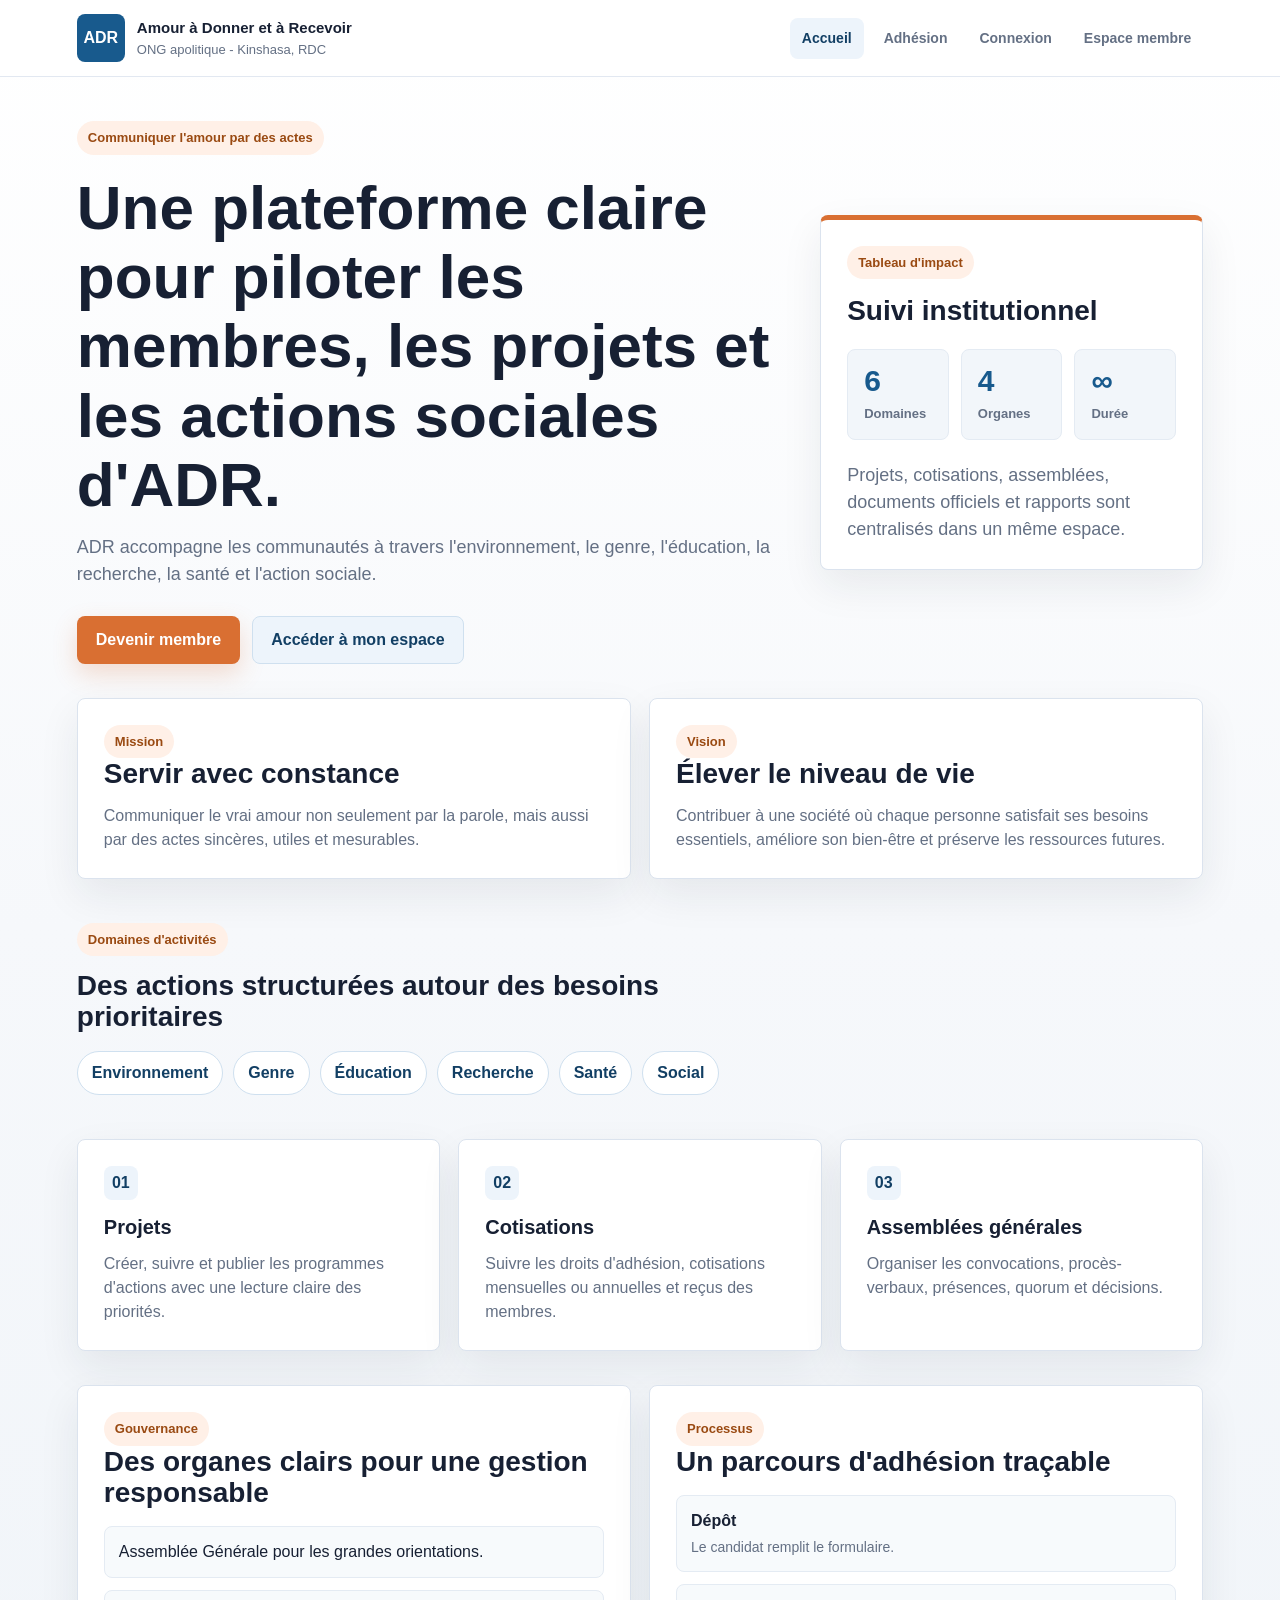
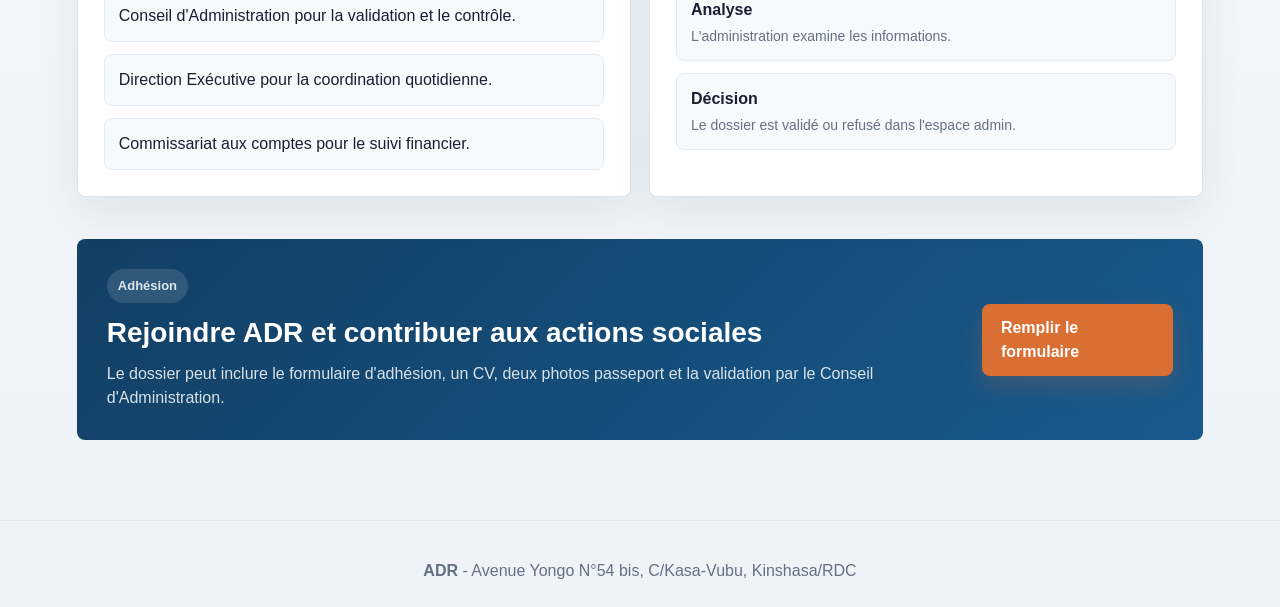
<file: index.html>
<!doctype html>
<html lang="fr">
<head>
  <meta charset="utf-8" />
  <meta name="viewport" content="width=device-width, initial-scale=1" />
  <meta name="description" content="Plateforme digitale de l'ONG ADR pour gérer les membres, les projets, les cotisations et les actions sociales." />
  <title>ADR - Amour à Donner et à Recevoir</title>
  <link rel="stylesheet" href="styles.css" />
</head>
<body>
  <header class="site-header">
    <a class="brand" href="index.html" aria-label="Accueil ADR">
      <span class="logo">ADR</span>
      <span>
        <strong>Amour à Donner et à Recevoir</strong>
        <small>ONG apolitique - Kinshasa, RDC</small>
      </span>
    </a>
    <nav aria-label="Navigation principale">
      <a class="active" href="index.html">Accueil</a>
      <a href="membership.html">Adhésion</a>
      <a href="login.html">Connexion</a>
      <a href="dashboard.html">Espace membre</a>
    </nav>
  </header>

  <main>
    <section class="hero">
      <div class="hero-copy">
        <span class="eyebrow">Communiquer l'amour par des actes</span>
        <h1>Une plateforme claire pour piloter les membres, les projets et les actions sociales d'ADR.</h1>
        <p>ADR accompagne les communautés à travers l'environnement, le genre, l'éducation, la recherche, la santé et l'action sociale.</p>
        <div class="hero-actions">
          <a class="button primary" href="membership.html">Devenir membre</a>
          <a class="button secondary" href="login.html">Accéder à mon espace</a>
        </div>
      </div>

      <aside class="panel impact-panel" aria-label="Résumé d'impact">
        <span class="panel-label">Tableau d'impact</span>
        <h2>Suivi institutionnel</h2>
        <div class="stats">
          <div><strong>6</strong><span>Domaines</span></div>
          <div><strong>4</strong><span>Organes</span></div>
          <div><strong>∞</strong><span>Durée</span></div>
        </div>
        <p>Projets, cotisations, assemblées, documents officiels et rapports sont centralisés dans un même espace.</p>
      </aside>
    </section>

    <section class="section-grid two">
      <article class="panel">
        <span class="panel-label">Mission</span>
        <h2>Servir avec constance</h2>
        <p>Communiquer le vrai amour non seulement par la parole, mais aussi par des actes sincères, utiles et mesurables.</p>
      </article>
      <article class="panel">
        <span class="panel-label">Vision</span>
        <h2>Élever le niveau de vie</h2>
        <p>Contribuer à une société où chaque personne satisfait ses besoins essentiels, améliore son bien-être et préserve les ressources futures.</p>
      </article>
    </section>

    <section class="section-block">
      <div class="section-heading">
        <span class="panel-label">Domaines d'activités</span>
        <h2>Des actions structurées autour des besoins prioritaires</h2>
      </div>
      <div class="chips" aria-label="Domaines ADR">
        <span>Environnement</span>
        <span>Genre</span>
        <span>Éducation</span>
        <span>Recherche</span>
        <span>Santé</span>
        <span>Social</span>
      </div>
    </section>

    <section class="section-grid three">
      <article class="panel feature">
        <span>01</span>
        <h3>Projets</h3>
        <p>Créer, suivre et publier les programmes d'actions avec une lecture claire des priorités.</p>
      </article>
      <article class="panel feature">
        <span>02</span>
        <h3>Cotisations</h3>
        <p>Suivre les droits d'adhésion, cotisations mensuelles ou annuelles et reçus des membres.</p>
      </article>
      <article class="panel feature">
        <span>03</span>
        <h3>Assemblées générales</h3>
        <p>Organiser les convocations, procès-verbaux, présences, quorum et décisions.</p>
      </article>
    </section>

    <section class="section-grid two">
      <article class="panel">
        <span class="panel-label">Gouvernance</span>
        <h2>Des organes clairs pour une gestion responsable</h2>
        <ul class="clean-list">
          <li>Assemblée Générale pour les grandes orientations.</li>
          <li>Conseil d'Administration pour la validation et le contrôle.</li>
          <li>Direction Exécutive pour la coordination quotidienne.</li>
          <li>Commissariat aux comptes pour le suivi financier.</li>
        </ul>
      </article>
      <article class="panel">
        <span class="panel-label">Processus</span>
        <h2>Un parcours d'adhésion traçable</h2>
        <ol class="timeline">
          <li><strong>Dépôt</strong><span>Le candidat remplit le formulaire.</span></li>
          <li><strong>Analyse</strong><span>L'administration examine les informations.</span></li>
          <li><strong>Décision</strong><span>Le dossier est validé ou refusé dans l'espace admin.</span></li>
        </ol>
      </article>
    </section>

    <section class="cta-band">
      <div>
        <span class="panel-label">Adhésion</span>
        <h2>Rejoindre ADR et contribuer aux actions sociales</h2>
        <p>Le dossier peut inclure le formulaire d'adhésion, un CV, deux photos passeport et la validation par le Conseil d'Administration.</p>
      </div>
      <a class="button primary" href="membership.html">Remplir le formulaire</a>
    </section>
  </main>

  <footer>
    <p><strong>ADR</strong> - Avenue Yongo N°54 bis, C/Kasa-Vubu, Kinshasa/RDC</p>
  </footer>

  <script src="app.js"></script>
</body>
</html>
</file>
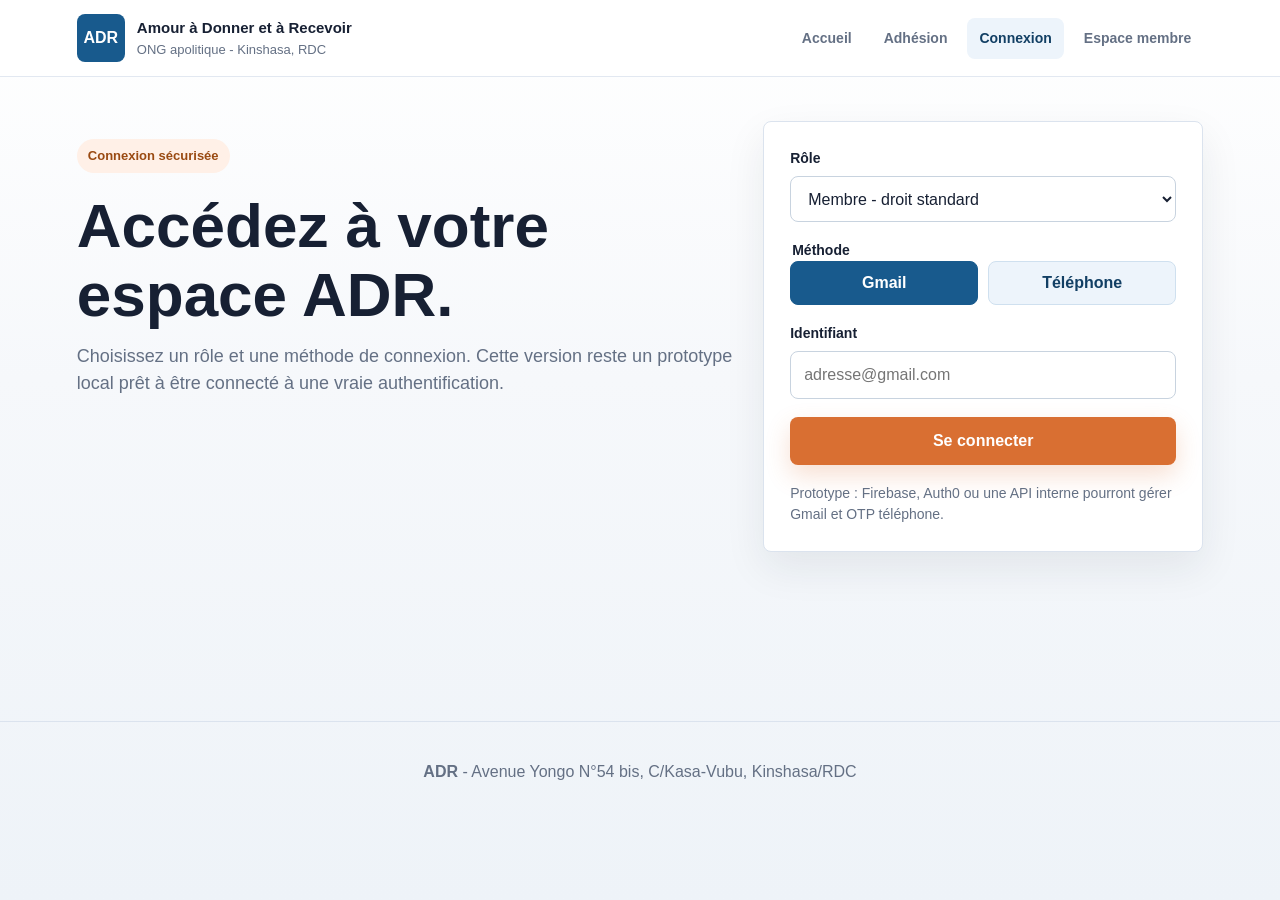
<file: dashboard.html>
<!doctype html>
<html lang="fr">
<head>
  <meta charset="utf-8" />
  <meta name="viewport" content="width=device-width, initial-scale=1" />
  <meta name="description" content="Tableau de bord membre et administrateur de la plateforme ADR." />
  <title>Espace membre - ADR</title>
  <link rel="stylesheet" href="styles.css" />
</head>
<body>
  <header class="site-header">
    <a class="brand" href="index.html" aria-label="Accueil ADR">
      <span class="logo">ADR</span>
      <span>
        <strong>Amour à Donner et à Recevoir</strong>
        <small>ONG apolitique - Kinshasa, RDC</small>
      </span>
    </a>
    <nav aria-label="Navigation principale">
      <a href="index.html">Accueil</a>
      <a href="membership.html">Adhésion</a>
      <a href="login.html">Connexion</a>
      <a class="active" href="dashboard.html">Espace membre</a>
    </nav>
  </header>

  <main>
    <section id="dashboard" class="dashboard">
      <div class="dashboard-head">
        <div>
          <span class="eyebrow">Plateforme ADR</span>
          <h1 id="dashTitle">Espace membre</h1>
          <p id="dashSubtitle">Vos informations et actions disponibles apparaissent ici.</p>
        </div>
        <button type="button" id="logout" class="button secondary">Déconnexion</button>
      </div>

      <div id="dashContent" class="section-grid three"></div>
    </section>
  </main>

  <footer>
    <p><strong>ADR</strong> - Avenue Yongo N°54 bis, C/Kasa-Vubu, Kinshasa/RDC</p>
  </footer>

  <script src="app.js"></script>
</body>
</html>
</file>
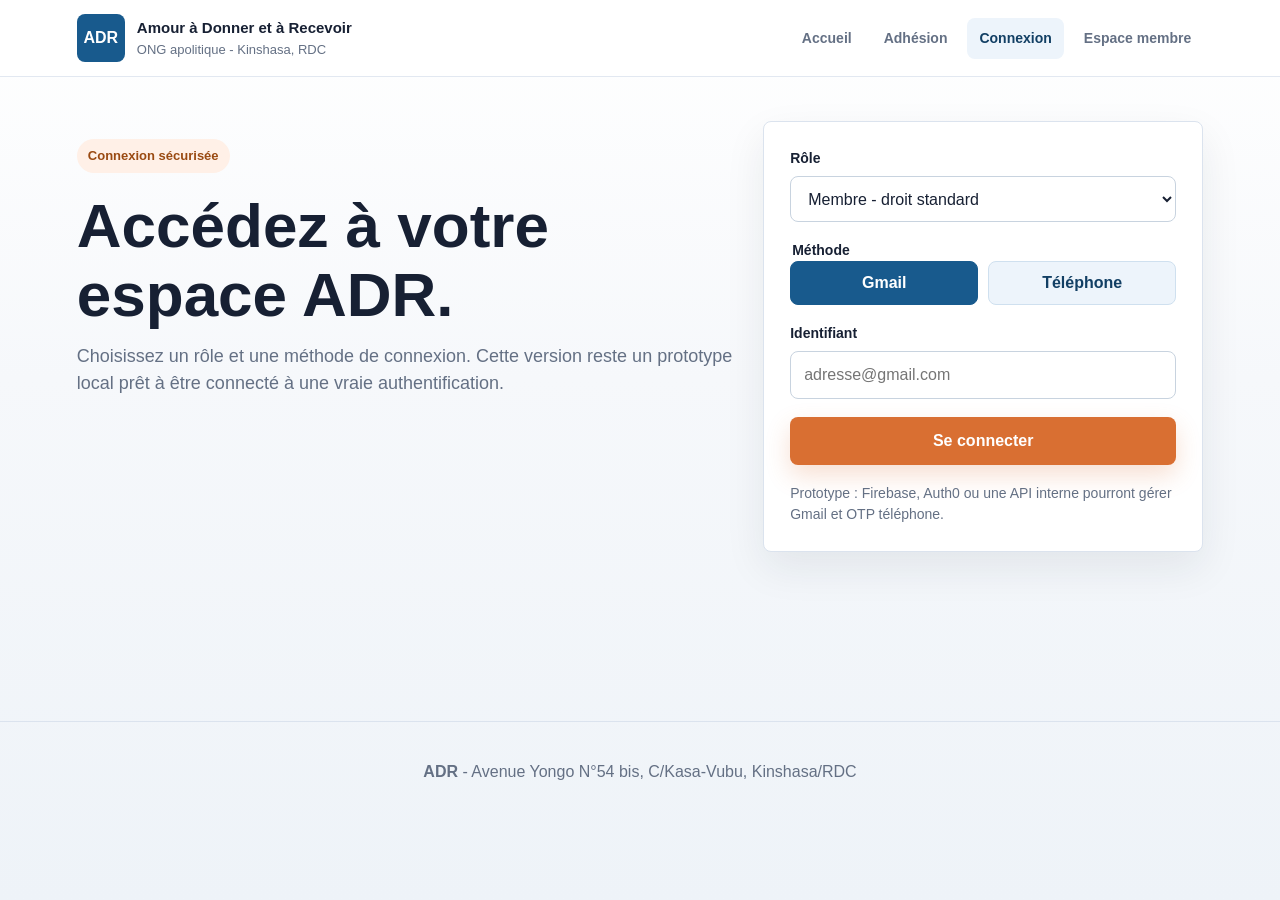
<file: login.html>
<!doctype html>
<html lang="fr">
<head>
  <meta charset="utf-8" />
  <meta name="viewport" content="width=device-width, initial-scale=1" />
  <meta name="description" content="Connexion à l'espace membre ou administrateur ADR." />
  <title>Connexion - ADR</title>
  <link rel="stylesheet" href="styles.css" />
</head>
<body>
  <header class="site-header">
    <a class="brand" href="index.html" aria-label="Accueil ADR">
      <span class="logo">ADR</span>
      <span>
        <strong>Amour à Donner et à Recevoir</strong>
        <small>ONG apolitique - Kinshasa, RDC</small>
      </span>
    </a>
    <nav aria-label="Navigation principale">
      <a href="index.html">Accueil</a>
      <a href="membership.html">Adhésion</a>
      <a class="active" href="login.html">Connexion</a>
      <a href="dashboard.html">Espace membre</a>
    </nav>
  </header>

  <main>
    <section class="auth-layout">
      <div class="page-title">
        <span class="eyebrow">Connexion sécurisée</span>
        <h1>Accédez à votre espace ADR.</h1>
        <p>Choisissez un rôle et une méthode de connexion. Cette version reste un prototype local prêt à être connecté à une vraie authentification.</p>
      </div>

      <form id="loginForm" class="panel form-panel login-form" novalidate>
        <div class="field">
          <label for="role">Rôle</label>
          <select id="role">
            <option value="member">Membre - droit standard</option>
            <option value="admin">Administrateur - tous les droits</option>
          </select>
        </div>

        <fieldset class="field">
          <legend>Méthode</legend>
          <div class="methods">
            <button type="button" data-method="gmail" class="method active">Gmail</button>
            <button type="button" data-method="phone" class="method">Téléphone</button>
          </div>
        </fieldset>

        <div class="field">
          <label for="identifier">Identifiant</label>
          <input id="identifier" placeholder="adresse@gmail.com" />
        </div>

        <button type="button" id="loginBtn" class="button primary">Se connecter</button>
        <p class="form-note">Prototype : Firebase, Auth0 ou une API interne pourront gérer Gmail et OTP téléphone.</p>
      </form>
    </section>
  </main>

  <footer>
    <p><strong>ADR</strong> - Avenue Yongo N°54 bis, C/Kasa-Vubu, Kinshasa/RDC</p>
  </footer>

  <script src="app.js"></script>
</body>
</html>
</file>
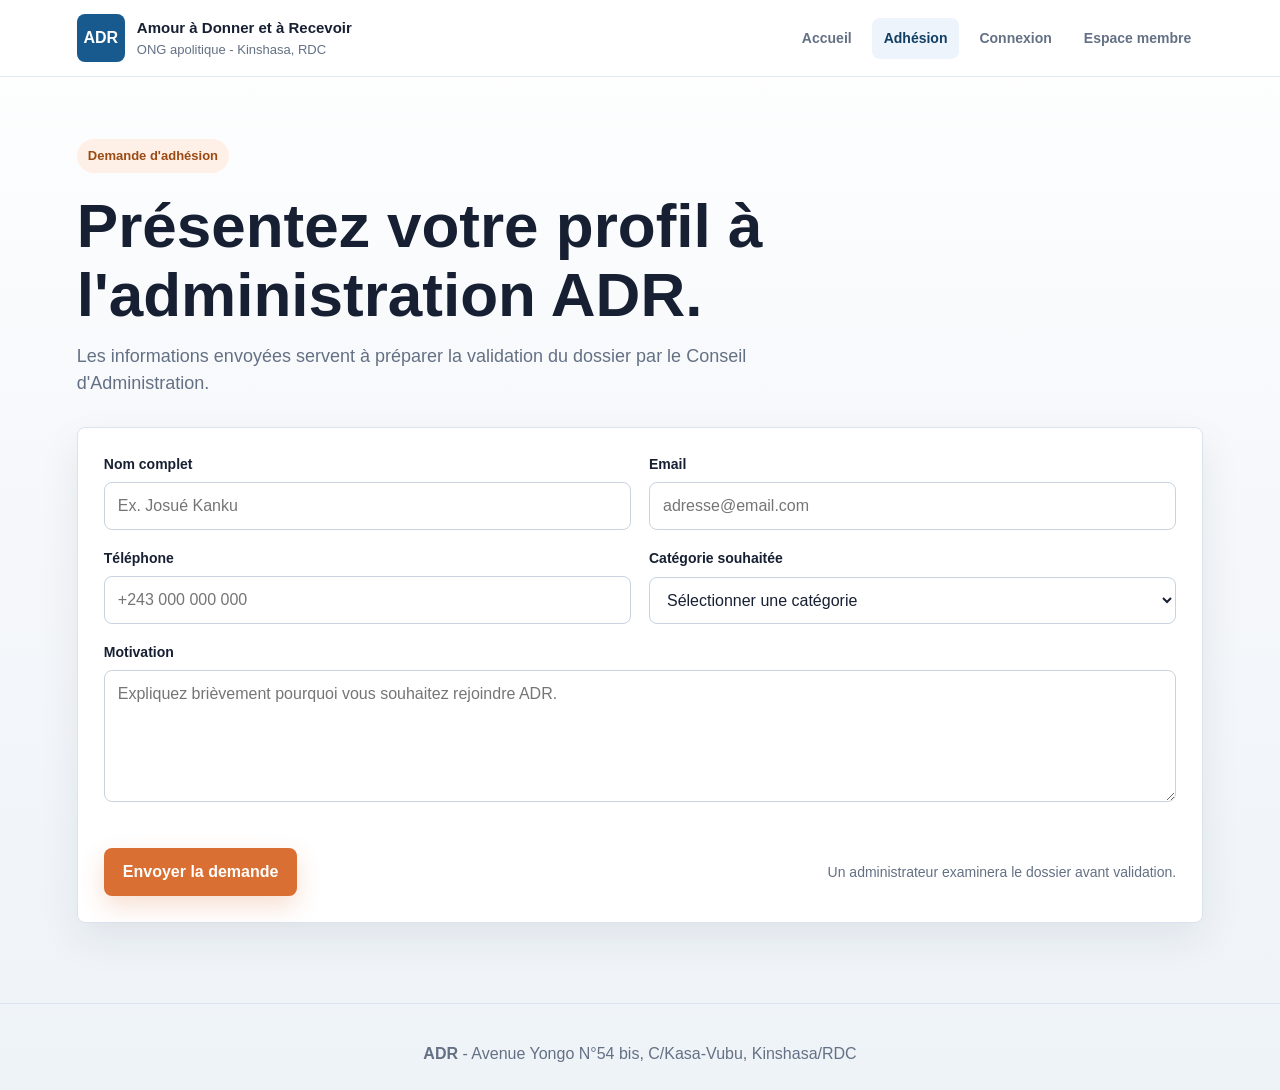
<file: membership.html>
<!doctype html>
<html lang="fr">
<head>
  <meta charset="utf-8" />
  <meta name="viewport" content="width=device-width, initial-scale=1" />
  <meta name="description" content="Formulaire de demande d'adhésion à l'ONG ADR." />
  <title>Adhésion - ADR</title>
  <link rel="stylesheet" href="styles.css" />
</head>
<body>
  <header class="site-header">
    <a class="brand" href="index.html" aria-label="Accueil ADR">
      <span class="logo">ADR</span>
      <span>
        <strong>Amour à Donner et à Recevoir</strong>
        <small>ONG apolitique - Kinshasa, RDC</small>
      </span>
    </a>
    <nav aria-label="Navigation principale">
      <a href="index.html">Accueil</a>
      <a class="active" href="membership.html">Adhésion</a>
      <a href="login.html">Connexion</a>
      <a href="dashboard.html">Espace membre</a>
    </nav>
  </header>

  <main>
    <section class="page-title">
      <span class="eyebrow">Demande d'adhésion</span>
      <h1>Présentez votre profil à l'administration ADR.</h1>
      <p>Les informations envoyées servent à préparer la validation du dossier par le Conseil d'Administration.</p>
    </section>

    <section class="panel form-panel">
      <form id="joinForm" novalidate>
        <div class="field">
          <label for="fullName">Nom complet</label>
          <input id="fullName" required name="fullName" autocomplete="name" placeholder="Ex. Josué Kanku" />
        </div>
        <div class="field">
          <label for="email">Email</label>
          <input id="email" required type="email" name="email" autocomplete="email" placeholder="adresse@email.com" />
        </div>
        <div class="field">
          <label for="phone">Téléphone</label>
          <input id="phone" required name="phone" autocomplete="tel" placeholder="+243 000 000 000" />
        </div>
        <div class="field">
          <label for="category">Catégorie souhaitée</label>
          <select id="category" required name="category">
            <option value="">Sélectionner une catégorie</option>
            <option>Membre actif</option>
            <option>Membre bienfaiteur</option>
            <option>Membre sympathisant</option>
            <option>Membre d'honneur</option>
          </select>
        </div>
        <div class="field full">
          <label for="motivation">Motivation</label>
          <textarea id="motivation" name="motivation" placeholder="Expliquez brièvement pourquoi vous souhaitez rejoindre ADR."></textarea>
        </div>
        <div class="form-actions">
          <button type="submit" class="button primary">Envoyer la demande</button>
          <p class="form-note">Un administrateur examinera le dossier avant validation.</p>
        </div>
      </form>
    </section>
  </main>

  <footer>
    <p><strong>ADR</strong> - Avenue Yongo N°54 bis, C/Kasa-Vubu, Kinshasa/RDC</p>
  </footer>

  <script src="app.js"></script>
</body>
</html>
</file>
<file: styles.css>
:root {
  --ink: #172033;
  --muted: #647084;
  --line: #dbe3ee;
  --surface: #ffffff;
  --surface-soft: #f6f8fb;
  --brand: #185a8d;
  --brand-dark: #123f64;
  --accent: #d96f32;
  --accent-soft: #fff0e7;
  --success: #2f7d5b;
  --shadow: 0 16px 40px rgba(23, 32, 51, 0.08);
}

* {
  box-sizing: border-box;
}

html {
  scroll-behavior: smooth;
}

body {
  margin: 0;
  min-height: 100vh;
  font-family: Inter, "Segoe UI", Arial, sans-serif;
  color: var(--ink);
  background:
    linear-gradient(180deg, #ffffff 0%, var(--surface-soft) 42%, #eef3f8 100%);
}

body,
button,
input,
select,
textarea {
  font: 16px/1.5 Inter, "Segoe UI", Arial, sans-serif;
}

a {
  color: inherit;
  text-decoration: none;
}

button,
input,
select,
textarea {
  color: inherit;
}

button {
  cursor: pointer;
}

.site-header {
  position: sticky;
  top: 0;
  z-index: 10;
  display: flex;
  align-items: center;
  justify-content: space-between;
  gap: 24px;
  padding: 14px 6%;
  background: rgba(255, 255, 255, 0.94);
  border-bottom: 1px solid rgba(219, 227, 238, 0.8);
  backdrop-filter: blur(14px);
}

.brand {
  display: flex;
  align-items: center;
  gap: 12px;
  min-width: 240px;
}

.brand strong,
.brand small {
  display: block;
}

.brand strong {
  font-size: 15px;
}

.brand small {
  color: var(--muted);
  font-size: 13px;
}

.logo {
  display: inline-grid;
  place-items: center;
  width: 48px;
  height: 48px;
  border-radius: 8px;
  color: #fff;
  background: var(--brand);
  font-weight: 900;
  letter-spacing: 0;
}

nav {
  display: flex;
  align-items: center;
  justify-content: flex-end;
  gap: 8px;
  flex-wrap: wrap;
}

nav a {
  border-radius: 8px;
  color: var(--muted);
  font-size: 14px;
  font-weight: 700;
  padding: 10px 12px;
}

nav a:hover,
nav a.active {
  color: var(--brand-dark);
  background: #edf4fb;
}

main {
  width: min(1180px, 88vw);
  margin: 0 auto;
  padding: 44px 0;
}

.hero {
  display: grid;
  grid-template-columns: minmax(0, 1.3fr) minmax(320px, 0.7fr);
  align-items: center;
  gap: 32px;
  min-height: 520px;
}

.hero-copy {
  max-width: 760px;
}

.eyebrow,
.panel-label {
  display: inline-flex;
  width: fit-content;
  align-items: center;
  border-radius: 999px;
  background: var(--accent-soft);
  color: #9a4a12;
  font-size: 13px;
  font-weight: 800;
  padding: 7px 11px;
}

h1,
h2,
h3,
p {
  overflow-wrap: anywhere;
}

h1,
h2,
h3 {
  margin: 0;
  line-height: 1.12;
  letter-spacing: 0;
}

h1 {
  margin-top: 18px;
  font-size: clamp(38px, 6vw, 62px);
  max-width: 920px;
}

h2 {
  font-size: 28px;
}

h3 {
  font-size: 20px;
}

p {
  color: var(--muted);
  margin: 14px 0 0;
}

.hero p,
.page-title p {
  max-width: 720px;
  font-size: 18px;
}

.hero-actions,
.form-actions {
  display: flex;
  align-items: center;
  gap: 12px;
  flex-wrap: wrap;
  margin-top: 28px;
}

.button {
  display: inline-flex;
  align-items: center;
  justify-content: center;
  min-height: 46px;
  border: 1px solid transparent;
  border-radius: 8px;
  padding: 11px 18px;
  font-weight: 800;
  transition: transform 160ms ease, box-shadow 160ms ease, background 160ms ease;
}

.button:hover {
  transform: translateY(-1px);
}

.primary {
  color: #fff;
  background: var(--accent);
  box-shadow: 0 10px 24px rgba(217, 111, 50, 0.22);
}

.primary:hover {
  background: #c9612a;
}

.secondary {
  color: var(--brand-dark);
  background: #edf4fb;
  border-color: #cfe0ef;
}

.panel {
  background: var(--surface);
  border: 1px solid var(--line);
  border-radius: 8px;
  box-shadow: var(--shadow);
  padding: 26px;
}

.impact-panel {
  border-top: 5px solid var(--accent);
}

.impact-panel h2 {
  margin-top: 16px;
}

.stats,
.metric-strip {
  display: grid;
  grid-template-columns: repeat(3, minmax(0, 1fr));
  gap: 12px;
  margin: 22px 0;
}

.stats div,
.metric-strip div {
  min-width: 0;
  padding: 16px;
  border-radius: 8px;
  background: #f2f6fa;
  border: 1px solid #e4ebf3;
}

.stats strong,
.metric-strip strong {
  display: block;
  color: var(--brand);
  font-size: 30px;
  line-height: 1;
}

.stats span,
.metric-strip span {
  display: block;
  margin-top: 8px;
  color: var(--muted);
  font-size: 13px;
  font-weight: 700;
}

.section-grid {
  display: grid;
  gap: 18px;
  margin: 34px 0;
}

.section-grid:empty {
  display: none;
}

.two {
  grid-template-columns: repeat(2, minmax(0, 1fr));
}

.three {
  grid-template-columns: repeat(3, minmax(0, 1fr));
}

.section-block {
  margin: 44px 0;
}

.section-heading {
  max-width: 720px;
  margin-bottom: 18px;
}

.section-heading h2 {
  margin-top: 14px;
}

.section-heading.compact {
  margin-bottom: 0;
}

.chips {
  display: flex;
  gap: 10px;
  flex-wrap: wrap;
}

.chips span {
  display: inline-flex;
  align-items: center;
  min-height: 42px;
  padding: 9px 14px;
  border: 1px solid #cfe0ef;
  border-radius: 999px;
  background: #fff;
  color: var(--brand-dark);
  font-weight: 800;
}

.feature > span {
  display: inline-grid;
  place-items: center;
  width: 34px;
  height: 34px;
  margin-bottom: 16px;
  border-radius: 8px;
  background: #edf4fb;
  color: var(--brand-dark);
  font-weight: 900;
}

.clean-list,
.timeline,
.document-list {
  display: grid;
  gap: 12px;
  margin: 18px 0 0;
  padding: 0;
  list-style: none;
}

.clean-list li,
.timeline li,
.document-list li {
  padding: 13px 14px;
  border: 1px solid #e4ebf3;
  border-radius: 8px;
  background: #f7fafc;
}

.timeline li {
  display: grid;
  gap: 4px;
}

.timeline span,
.document-list span {
  color: var(--muted);
  font-size: 14px;
}

.document-list li {
  display: flex;
  justify-content: space-between;
  gap: 14px;
}

.cta-band {
  display: flex;
  align-items: center;
  justify-content: space-between;
  gap: 24px;
  margin-top: 42px;
  padding: 30px;
  border-radius: 8px;
  color: #fff;
  background: linear-gradient(135deg, var(--brand-dark), var(--brand));
}

.cta-band p,
.cta-band .panel-label {
  color: rgba(255, 255, 255, 0.84);
}

.cta-band .panel-label {
  background: rgba(255, 255, 255, 0.12);
}

.cta-band h2 {
  margin-top: 14px;
}

.page-title {
  max-width: 820px;
  margin: 18px 0 30px;
}

.auth-layout {
  display: grid;
  grid-template-columns: minmax(0, 1fr) minmax(320px, 440px);
  gap: 30px;
  align-items: start;
  min-height: 520px;
}

.form-panel form,
.form-panel {
  width: 100%;
}

.form-panel form,
.login-form {
  display: grid;
  grid-template-columns: repeat(2, minmax(0, 1fr));
  gap: 18px;
}

.login-form {
  grid-template-columns: 1fr;
}

.field {
  display: grid;
  gap: 7px;
  margin: 0;
  padding: 0;
  border: 0;
}

.field.full {
  grid-column: 1 / -1;
}

label,
legend {
  color: var(--ink);
  font-size: 14px;
  font-weight: 800;
}

input,
select,
textarea {
  width: 100%;
  min-height: 46px;
  border: 1px solid #c8d3df;
  border-radius: 8px;
  background: #fff;
  padding: 11px 13px;
  outline: none;
}

textarea {
  min-height: 132px;
  resize: vertical;
}

input:focus,
select:focus,
textarea:focus {
  border-color: var(--brand);
  box-shadow: 0 0 0 3px rgba(24, 90, 141, 0.14);
}

.methods {
  display: grid;
  grid-template-columns: repeat(2, minmax(0, 1fr));
  gap: 10px;
}

.method {
  min-height: 44px;
  border: 1px solid #cfe0ef;
  border-radius: 8px;
  background: #edf4fb;
  color: var(--brand-dark);
  font-weight: 800;
}

.method.active {
  border-color: var(--brand);
  color: #fff;
  background: var(--brand);
}

.form-actions {
  grid-column: 1 / -1;
  justify-content: space-between;
}

.form-note {
  max-width: 420px;
  margin: 0;
  font-size: 14px;
}

.dashboard {
  min-height: 560px;
}

.dashboard-head {
  display: flex;
  align-items: flex-start;
  justify-content: space-between;
  gap: 24px;
  margin-bottom: 24px;
}

.dashboard-head h1 {
  font-size: clamp(34px, 5vw, 50px);
}

.dashboard-card {
  min-height: 190px;
}

.dashboard-card .status {
  display: inline-flex;
  margin-bottom: 14px;
  border-radius: 999px;
  padding: 6px 10px;
  background: #eaf6f0;
  color: var(--success);
  font-size: 12px;
  font-weight: 900;
}

#dashContent {
  display: block;
}

.dashboard-section {
  margin-top: 30px;
}

.admin-panel,
.document-panel {
  margin-top: 30px;
}

.document-panel {
  display: grid;
  grid-template-columns: minmax(0, 0.85fr) minmax(280px, 1fr);
  gap: 24px;
  align-items: start;
}

.progress {
  width: 100%;
  height: 10px;
  margin: 18px 0 0;
  overflow: hidden;
  border-radius: 999px;
  background: #e7eef7;
}

.progress span {
  display: block;
  height: 100%;
  border-radius: inherit;
  background: linear-gradient(90deg, var(--brand), var(--success));
}

.table-head {
  display: flex;
  align-items: flex-start;
  justify-content: space-between;
  gap: 18px;
  margin-bottom: 18px;
}

.table-head h2 {
  margin-top: 14px;
}

.count-pill,
.status-badge {
  display: inline-flex;
  width: fit-content;
  align-items: center;
  border-radius: 999px;
  padding: 7px 10px;
  background: #fff7ed;
  color: #9a4a12;
  font-size: 12px;
  font-weight: 900;
}

.status-badge.approved {
  background: #eaf6f0;
  color: var(--success);
}

.status-badge.rejected {
  background: #fff1f2;
  color: #be123c;
}

.table-wrap {
  width: 100%;
  overflow-x: auto;
}

table {
  width: 100%;
  min-width: 760px;
  border-collapse: collapse;
}

th,
td {
  padding: 14px 12px;
  border-bottom: 1px solid #e4ebf3;
  text-align: left;
  vertical-align: top;
}

th {
  color: var(--muted);
  font-size: 12px;
  text-transform: uppercase;
}

td small {
  display: block;
  margin-top: 4px;
  color: var(--muted);
}

.table-actions {
  display: flex;
  gap: 8px;
  flex-wrap: wrap;
}

.mini-button {
  min-height: 34px;
  border: 1px solid #cfe0ef;
  border-radius: 8px;
  background: #edf4fb;
  color: var(--brand-dark);
  padding: 7px 10px;
  font-size: 13px;
  font-weight: 800;
}

.mini-button.danger {
  border-color: #fecdd3;
  background: #fff1f2;
  color: #be123c;
}

.toast-region {
  position: fixed;
  right: 20px;
  bottom: 20px;
  z-index: 30;
  display: grid;
  gap: 10px;
  width: min(360px, calc(100vw - 32px));
}

.toast {
  border: 1px solid #bbf7d0;
  border-radius: 8px;
  background: #f0fdf4;
  color: #166534;
  box-shadow: var(--shadow);
  padding: 13px 14px;
  font-weight: 800;
}

.toast.error {
  border-color: #fecdd3;
  background: #fff1f2;
  color: #be123c;
}

footer {
  margin-top: 36px;
  padding: 24px 6%;
  border-top: 1px solid var(--line);
  text-align: center;
  color: var(--muted);
}

@media (max-width: 920px) {
  .site-header {
    align-items: flex-start;
    flex-direction: column;
  }

  nav {
    justify-content: flex-start;
    width: 100%;
  }

  .hero,
  .auth-layout {
    grid-template-columns: 1fr;
    min-height: auto;
  }

  .three,
  .two {
    grid-template-columns: 1fr;
  }
}

@media (max-width: 680px) {
  main {
    width: min(100% - 32px, 1180px);
    padding: 28px 0;
  }

  .brand {
    min-width: 0;
  }

  .site-header {
    position: static;
    padding: 14px 16px;
  }

  nav a {
    padding: 9px 10px;
  }

  h1 {
    font-size: 36px;
  }

  .stats,
  .metric-strip,
  .form-panel form {
    grid-template-columns: 1fr;
  }

  .dashboard-head,
  .cta-band,
  .form-actions {
    align-items: stretch;
    flex-direction: column;
  }

  .document-panel,
  .table-head {
    grid-template-columns: 1fr;
    align-items: stretch;
    flex-direction: column;
  }

  .button {
    width: 100%;
  }
}
</file>
